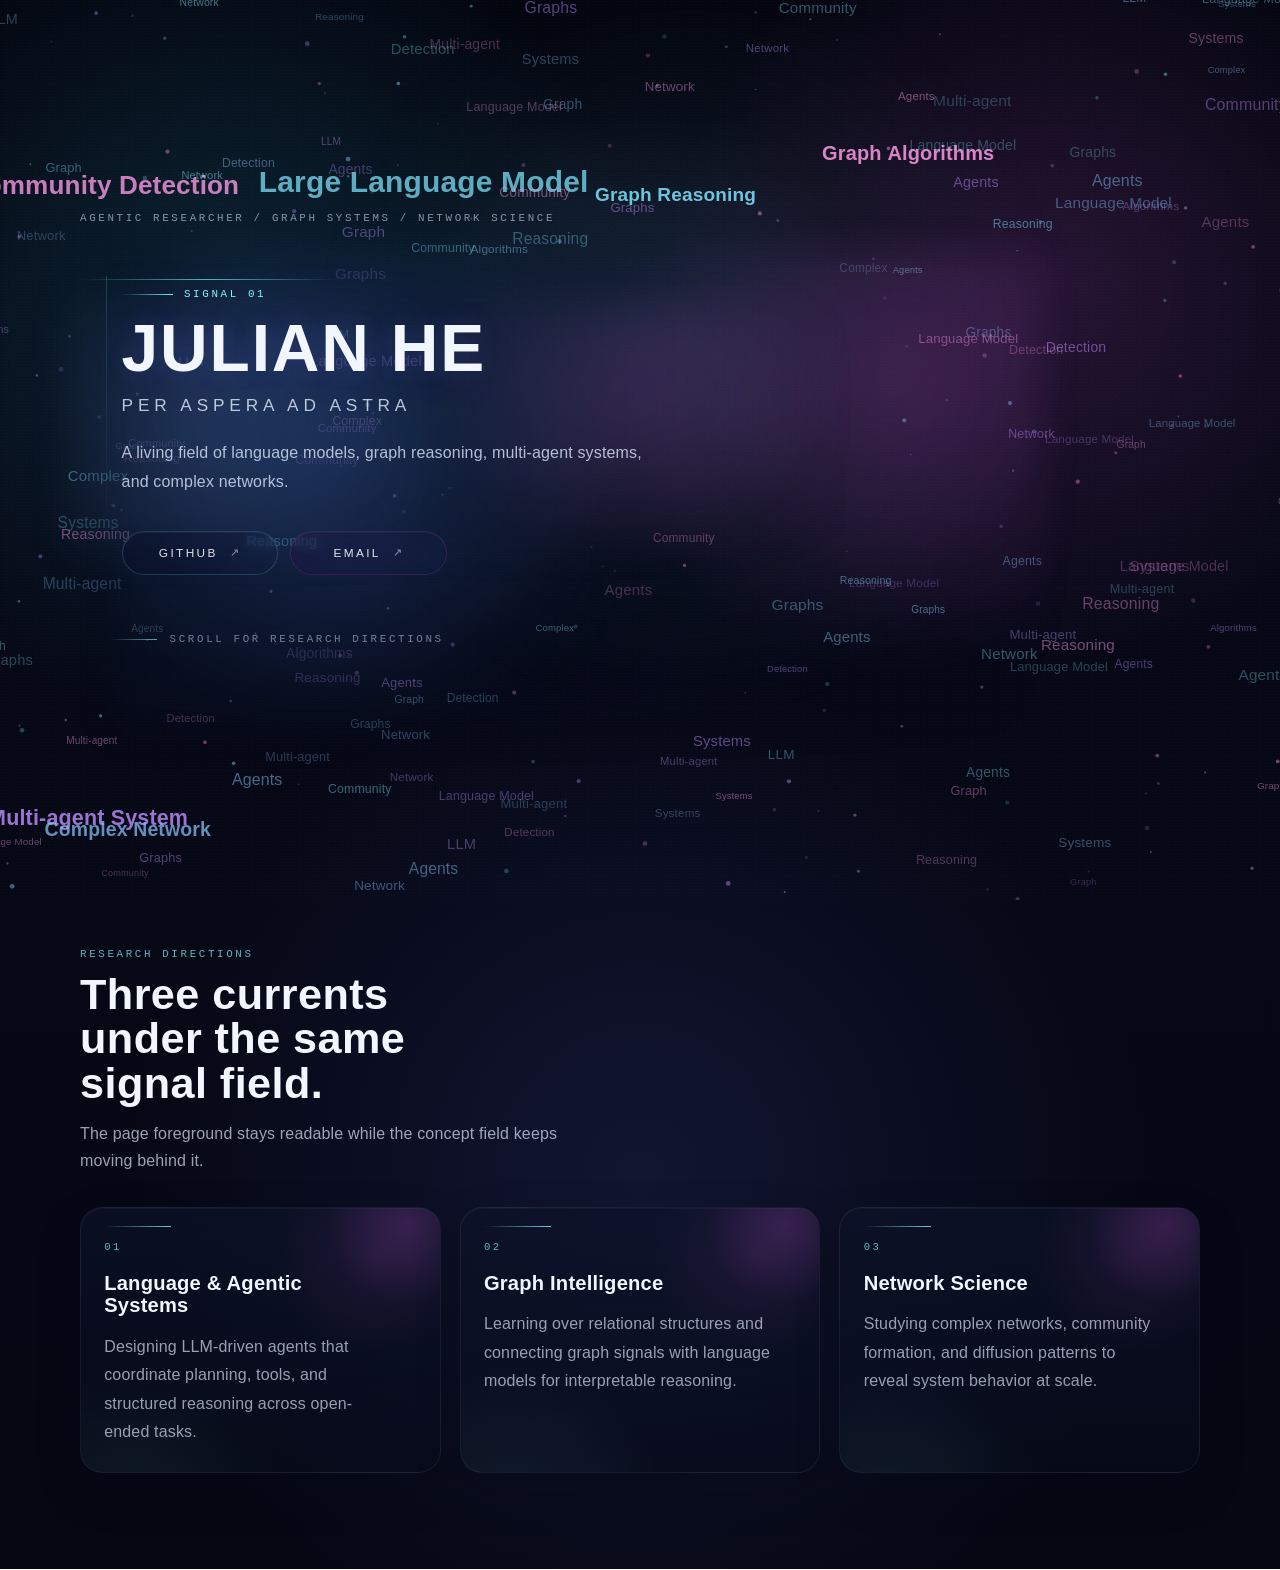
<file: index.html>
<!doctype html>
<html lang="en">
  <head>
    <meta charset="utf-8">
    <meta name="viewport" content="width=device-width, initial-scale=1">
    <meta name="theme-color" content="#060816">
    <meta
      name="description"
      content="Julian He explores large language models, graph intelligence, multi-agent systems, and network science."
    >
    <title>Julian He</title>
    <link rel="stylesheet" href="styles.css">
    <script defer src="main.js"></script>
  </head>
  <body>
    <div class="page-shell">
      <canvas id="hero-canvas" class="hero-canvas" aria-hidden="true"></canvas>
      <div class="grid-layer" aria-hidden="true"></div>
      <div class="noise-layer" aria-hidden="true"></div>

      <header class="hero">
        <div class="hero__frame">
          <p class="hero__eyebrow">Agentic Researcher / Graph Systems / Network Science</p>
          <div class="hero__intro">
            <span class="hero__index">Signal 01</span>
            <h1>Julian He</h1>
            <p class="hero__tagline">per aspera ad astra</p>
            <p class="hero__summary">
              A living field of language models, graph reasoning, multi-agent systems, and
              complex networks.
            </p>
            <div class="hero__actions">
              <a
                id="github-link"
                class="hero__action"
                href="https://github.com/HadesHecc"
                target="_blank"
                rel="noreferrer"
              >
                GitHub
              </a>
              <a id="email-link" class="hero__action hero__action--secondary" href="#" hidden>
                Email
              </a>
            </div>
          </div>
          <p class="hero__scrollcue">Scroll for research directions</p>
        </div>
      </header>

      <main class="content">
        <section class="research">
          <div class="section-heading">
            <p class="section-heading__kicker">Research Directions</p>
            <h2>Three currents under the same signal field.</h2>
            <p class="section-heading__body">
              The page foreground stays readable while the concept field keeps moving behind it.
            </p>
          </div>

          <div class="research-grid">
            <article class="card">
              <span class="card__index">01</span>
              <h3>Language &amp; Agentic Systems</h3>
              <p>
                Designing LLM-driven agents that coordinate planning, tools, and structured
                reasoning across open-ended tasks.
              </p>
            </article>

            <article class="card">
              <span class="card__index">02</span>
              <h3>Graph Intelligence</h3>
              <p>
                Learning over relational structures and connecting graph signals with language
                models for interpretable reasoning.
              </p>
            </article>

            <article class="card">
              <span class="card__index">03</span>
              <h3>Network Science</h3>
              <p>
                Studying complex networks, community formation, and diffusion patterns to reveal
                system behavior at scale.
              </p>
            </article>
          </div>
        </section>

      </main>
    </div>
  </body>
</html>
</file>
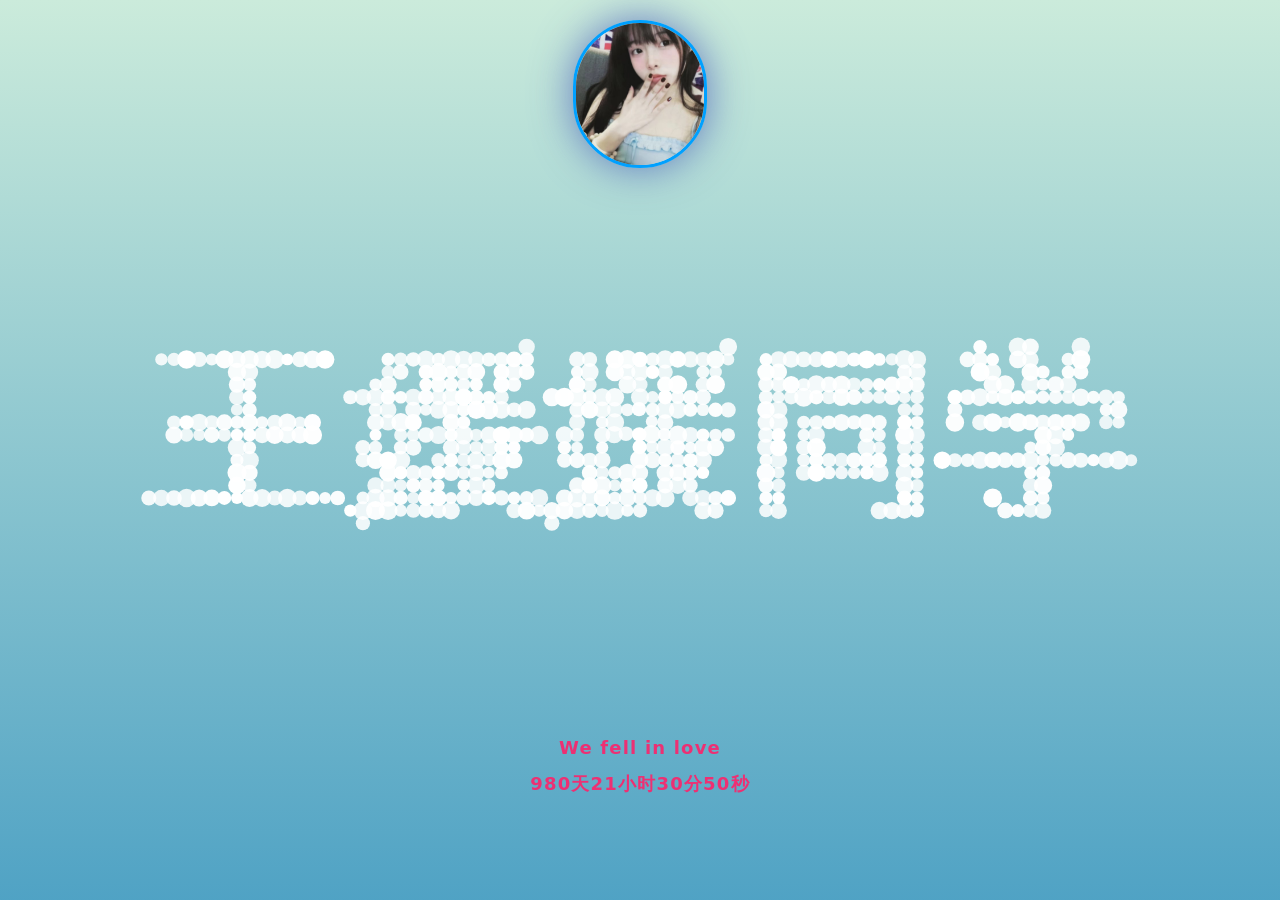
<file: show.html>
<!DOCTYPE html>
<html>

<head>
    <meta http-equiv="Content-Type" content="text/html; charset=UTF-8">
    <title>I Love You ❤️</title>
    <meta name="language" content="zh-CN">
    <meta name="github" content="https://github.com/sun0225SUN/Awesome-Love-Code">
    <meta name="describe" content="收集不易，您的star是我坚持的动力，同时也欢迎各位PR哦! ">
    <link rel="icon" type="image/x-icon" href="https://cdn.jsdelivr.net/gh/sun0225SUN/photos/img/20210715233345.png">
    <meta name="viewport" content="width=device-width, initial-scale=1.0">
    <meta name="viewport" content="width=device-width, initial-scale=1.0, maximum-scale=1.0, user-scalable=0">
    <style>
        html {
            height: 100%;
        }

        body {
            font-family: "Helvetica Neue", "Luxi Sans", "DejaVu Sans", Tahoma, "Hiragino Sans GB", "Microsoft Yahei", sans-serif;
            background: #79a8ae;
            color: #CFEBE4;
            font-size: 18px;
            line-height: 2;
            letter-spacing: 1.2px;
            margin: 0;
        }

        a {
            color: #ebf7f4;
        }

        .body--ready {
            background: -webkit-linear-gradient(top, rgb(203, 235, 219) 0%, rgb(55, 148, 192) 120%);
            background: -moz-linear-gradient(top, rgb(203, 235, 219) 0%, rgb(55, 148, 192) 120%);
            background: -o-linear-gradient(top, rgb(203, 235, 219) 0%, rgb(55, 148, 192) 120%);
            background: -ms-linear-gradient(top, rgb(203, 235, 219) 0%, rgb(55, 148, 192) 120%);
            background: linear-gradient(top, rgb(203, 235, 219) 0%, rgb(55, 148, 192) 120%);
        }

        .text {
            position: fixed;
            bottom: 100px;
            text-align: center;
            width: 100%;
        }

        .canvas {
            margin: 0 auto;
            display: block;
        }

        img#logo {
            width: 128px;
            background-size: cover;
            border-radius: 200px;
            box-shadow: 0px 0px 40px rgba(63, 81, 181, 0.72);
            border: 3px solid #00a0ff;
            opacity: 1;
            margin: 0 auto;
            margin-top: 20px;
            margin-bottom: 20px;
            transition: all 1.0s;
        }

        #logo:hover {
            box-shadow: 0 0 10px #fff;
            -webkit-box-shadow: 0 0 19px #fff;
            transform: rotate(360deg);
            -ms-transform: rotate(360deg);
            /* IE 9 */
            -moz-transform: rotate(360deg);
            /* Firefox */
            -webkit-transform: rotate(360deg);
            /* Safari 和 Chrome */
            -o-transform: rotate(360deg);
            /* Opera */
            filter: progid:DXImageTransform.Microsoft.BasicImage(rotation=3);
        }

        .cs {
            width: 100%;
            height: 100%;
            margin: 0 auto;
            position: absolute;
            text-align: center;
        }

        .text {
            position: fixed;
            bottom: 80px;
            text-align: center;
            width: 100%;
            font-weight: bold;
        }

        .text-right {
            position: fixed;
            bottom: 50px;
            text-align: right;
            width: 100%;
            font-weight: bold;
        }
    </style>

</head>

<body>
    <div class="cs">
        <img src="images/lover.jpg" id="logo">
    </div>
    <canvas class="canvas" width="1820" height="905"></canvas>
    <p class="text" style="color: #ed3073;">
        We fell in love
        <br />
        <span id="span_dt_dt"></span>
    </p>
    <script language="javascript">
        function show_date_time() {
            window.setTimeout("show_date_time()", 1000);
            BirthDay = new Date("3/28/2024 19:00:00");//这个日期是可以修改的
            today = new Date();
            timeold = (today.getTime() - BirthDay.getTime());
            sectimeold = timeold / 1000
            secondsold = Math.floor(sectimeold);
            msPerDay = 24 * 60 * 60 * 1000
            e_daysold = timeold / msPerDay
            daysold = Math.floor(e_daysold);
            e_hrsold = (e_daysold - daysold) * 24;
            hrsold = Math.floor(e_hrsold);
            e_minsold = (e_hrsold - hrsold) * 60;
            minsold = Math.floor((e_hrsold - hrsold) * 60);
            seconds = Math.floor((e_minsold - minsold) * 60);
            span_dt_dt.innerHTML = daysold + "天" + hrsold + "小时" + minsold + "分" + seconds + "秒";
        }

        show_date_time();
    </script>
    <script>
        var S = {
            init: function () {
                S.Drawing.init('.canvas');
                document.body.classList.add('body--ready');
                //想说的话
                S.UI.simulate("王媛媛同学||5 2 0||Nice|To|Meet You|#countdown 3|#time");
                S.Drawing.loop(function () {
                    S.Shape.render();
                });
            }
        };


        S.Drawing = (function () {
            var canvas,
                context,
                renderFn,
                requestFrame = window.requestAnimationFrame ||
                    window.webkitRequestAnimationFrame ||
                    window.mozRequestAnimationFrame ||
                    window.oRequestAnimationFrame ||
                    window.msRequestAnimationFrame ||
                    function (callback) {
                        window.setTimeout(callback, 1000 / 60);
                    };

            return {
                init: function (el) {
                    canvas = document.querySelector(el);
                    context = canvas.getContext('2d');
                    this.adjustCanvas();

                    window.addEventListener('resize', function (e) {
                        S.Drawing.adjustCanvas();
                    });
                },
                loop: function (fn) {
                    renderFn = !renderFn ? fn : renderFn;
                    this.clearFrame();
                    renderFn();
                    requestFrame.call(window, this.loop.bind(this));
                },
                adjustCanvas: function () {
                    canvas.width = window.innerWidth - 100;
                    canvas.height = window.innerHeight - 30;
                },
                clearFrame: function () {
                    context.clearRect(0, 0, canvas.width, canvas.height);
                },
                getArea: function () {
                    return { w: canvas.width, h: canvas.height };
                },
                drawCircle: function (p, c) {
                    context.fillStyle = c.render();
                    context.beginPath();
                    context.arc(p.x, p.y, p.z, 0, 2 * Math.PI, true);
                    context.closePath();
                    context.fill();
                }
            };
        }());


        S.UI = (function () {
            var interval,
                currentAction,
                time,
                maxShapeSize = 30,
                sequence = [],
                cmd = '#';

            function formatTime(date) {
                var h = date.getHours(),
                    m = date.getMinutes(),
                    m = m < 10 ? '0' + m : m;
                return h + ':' + m;
            }

            function getValue(value) {
                return value && value.split(' ')[1];
            }

            function getAction(value) {
                value = value && value.split(' ')[0];
                return value && value[0] === cmd && value.substring(1);
            }

            function timedAction(fn, delay, max, reverse) {
                clearInterval(interval);
                currentAction = reverse ? max : 1;
                fn(currentAction);

                if (!max || (!reverse && currentAction < max) || (reverse && currentAction > 0)) {
                    interval = setInterval(function () {
                        currentAction = reverse ? currentAction - 1 : currentAction + 1;
                        fn(currentAction);

                        if ((!reverse && max && currentAction === max) || (reverse && currentAction === 0)) {
                            clearInterval(interval);
                        }
                    }, delay);
                }
            }

            function performAction(value) {
                var action,
                    value,
                    current;

                sequence = typeof (value) === 'object' ? value : sequence.concat(value.split('|'));

                timedAction(function (index) {
                    current = sequence.shift();
                    action = getAction(current);
                    value = getValue(current);

                    switch (action) {
                        case 'countdown':
                            value = parseInt(value) || 10;
                            value = value > 0 ? value : 10;

                            timedAction(function (index) {
                                if (index === 0) {
                                    if (sequence.length === 0) {
                                        S.Shape.switchShape(S.ShapeBuilder.letter(''));
                                    } else {
                                        window.open('result.html', '_self');
                                        performAction(sequence);
                                    }
                                } else {
                                    S.Shape.switchShape(S.ShapeBuilder.letter(index), true);
                                }
                            }, 1000, value, true);
                            break;

                        case 'rectangle':
                            value = value && value.split('x');
                            value = (value && value.length === 2) ? value : [maxShapeSize, maxShapeSize / 2];

                            S.Shape.switchShape(S.ShapeBuilder.rectangle(Math.min(maxShapeSize, parseInt(value[0])), Math.min(maxShapeSize, parseInt(value[1]))));
                            break;

                        case 'circle':
                            value = parseInt(value) || maxShapeSize;
                            value = Math.min(value, maxShapeSize);
                            S.Shape.switchShape(S.ShapeBuilder.circle(value));
                            break;

                        case 'time':
                            var t = formatTime(new Date());

                            if (sequence.length > 0) {
                                S.Shape.switchShape(S.ShapeBuilder.letter(t));
                            } else {
                                timedAction(function () {
                                    t = formatTime(new Date());
                                    if (t !== time) {
                                        time = t;
                                        S.Shape.switchShape(S.ShapeBuilder.letter(time));
                                    }
                                }, 1000);
                            }
                            break;

                        default:
                            S.Shape.switchShape(S.ShapeBuilder.letter(current[0] === cmd ? 'HacPai' : current));
                    }
                }, 2000, sequence.length);
            }

            return {
                simulate: function (action) {
                    performAction(action);
                }
            };
        }());


        S.Point = function (args) {
            this.x = args.x;
            this.y = args.y;
            this.z = args.z;
            this.a = args.a;
            this.h = args.h;
        };


        S.Color = function (r, g, b, a) {
            this.r = r;
            this.g = g;
            this.b = b;
            this.a = a;
        };

        S.Color.prototype = {
            render: function () {
                return 'rgba(' + this.r + ',' + +this.g + ',' + this.b + ',' + this.a + ')';
            }
        };


        S.Dot = function (x, y) {
            this.p = new S.Point({
                x: x,
                y: y,
                z: 5,
                a: 1,
                h: 0
            });

            this.e = 0.07;
            this.s = true;

            this.c = new S.Color(255, 255, 255, this.p.a);

            this.t = this.clone();
            this.q = [];
        };

        S.Dot.prototype = {
            clone: function () {
                return new S.Point({
                    x: this.x,
                    y: this.y,
                    z: this.z,
                    a: this.a,
                    h: this.h
                });
            },
            _draw: function () {
                this.c.a = this.p.a;
                S.Drawing.drawCircle(this.p, this.c);
            },
            _moveTowards: function (n) {
                var details = this.distanceTo(n, true),
                    dx = details[0],
                    dy = details[1],
                    d = details[2],
                    e = this.e * d;

                if (this.p.h === -1) {
                    this.p.x = n.x;
                    this.p.y = n.y;
                    return true;
                }

                if (d > 1) {
                    this.p.x -= ((dx / d) * e);
                    this.p.y -= ((dy / d) * e);
                } else {
                    if (this.p.h > 0) {
                        this.p.h--;
                    } else {
                        return true;
                    }
                }

                return false;
            },
            _update: function () {
                if (this._moveTowards(this.t)) {
                    var p = this.q.shift();

                    if (p) {
                        this.t.x = p.x || this.p.x;
                        this.t.y = p.y || this.p.y;
                        this.t.z = p.z || this.p.z;
                        this.t.a = p.a || this.p.a;
                        this.p.h = p.h || 0;
                    } else {
                        if (this.s) {
                            this.p.x -= Math.sin(Math.random() * 3.142);
                            this.p.y -= Math.sin(Math.random() * 3.142);
                        } else {
                            this.move(new S.Point({
                                x: this.p.x + (Math.random() * 50) - 25,
                                y: this.p.y + (Math.random() * 50) - 25
                            }));
                        }
                    }
                }

                d = this.p.a - this.t.a;
                this.p.a = Math.max(0.1, this.p.a - (d * 0.05));
                d = this.p.z - this.t.z;
                this.p.z = Math.max(1, this.p.z - (d * 0.05));
            },
            distanceTo: function (n, details) {
                var dx = this.p.x - n.x,
                    dy = this.p.y - n.y,
                    d = Math.sqrt(dx * dx + dy * dy);

                return details ? [dx, dy, d] : d;
            },
            move: function (p, avoidStatic) {
                if (!avoidStatic || (avoidStatic && this.distanceTo(p) > 1)) {
                    this.q.push(p);
                }
            },
            render: function () {
                this._update();
                this._draw();
            }
        };


        S.ShapeBuilder = (function () {
            var gap = 13,
                shapeCanvas = document.createElement('canvas'),
                shapeContext = shapeCanvas.getContext('2d'),
                fontSize = 500,
                fontFamily = 'Avenir, Helvetica Neue, Helvetica, Arial, sans-serif';

            function fit() {
                shapeCanvas.width = Math.floor(window.innerWidth / gap) * gap;
                shapeCanvas.height = Math.floor(window.innerHeight / gap) * gap;
                shapeContext.fillStyle = 'red';
                shapeContext.textBaseline = 'middle';
                shapeContext.textAlign = 'center';
            }

            function processCanvas() {
                var pixels = shapeContext.getImageData(0, 0, shapeCanvas.width, shapeCanvas.height).data;
                dots = [],
                    pixels,
                    x = 0,
                    y = 0,
                    fx = shapeCanvas.width,
                    fy = shapeCanvas.height,
                    w = 0,
                    h = 0;

                for (var p = 0; p < pixels.length; p += (4 * gap)) {
                    if (pixels[p + 3] > 0) {
                        dots.push(new S.Point({
                            x: x,
                            y: y
                        }));

                        w = x > w ? x : w;
                        h = y > h ? y : h;
                        fx = x < fx ? x : fx;
                        fy = y < fy ? y : fy;
                    }

                    x += gap;

                    if (x >= shapeCanvas.width) {
                        x = 0;
                        y += gap;
                        p += gap * 4 * shapeCanvas.width;
                    }
                }

                return { dots: dots, w: w + fx, h: h + fy };
            }

            function setFontSize(s) {
                shapeContext.font = 'bold ' + s + 'px ' + fontFamily;
            }

            function isNumber(n) {
                return !isNaN(parseFloat(n)) && isFinite(n);
            }

            function init() {
                fit();
                window.addEventListener('resize', fit);
            }

            // Init
            init();

            return {
                imageFile: function (url, callback) {
                    var image = new Image(),
                        a = S.Drawing.getArea();

                    image.onload = function () {
                        shapeContext.clearRect(0, 0, shapeCanvas.width, shapeCanvas.height);
                        shapeContext.drawImage(this, 0, 0, a.h * 0.6, a.h * 0.6);
                        callback(processCanvas());
                    };

                    image.onerror = function () {
                        callback(S.ShapeBuilder.letter('What?'));
                    };

                    image.src = url;
                },
                circle: function (d) {
                    var r = Math.max(0, d) / 2;
                    shapeContext.clearRect(0, 0, shapeCanvas.width, shapeCanvas.height);
                    shapeContext.beginPath();
                    shapeContext.arc(r * gap, r * gap, r * gap, 0, 2 * Math.PI, false);
                    shapeContext.fill();
                    shapeContext.closePath();

                    return processCanvas();
                },
                letter: function (l) {
                    var s = 0;

                    setFontSize(fontSize);
                    s = Math.min(fontSize,
                        (shapeCanvas.width / shapeContext.measureText(l).width) * 0.8 * fontSize,
                        (shapeCanvas.height / fontSize) * (isNumber(l) ? 1 : 0.45) * fontSize);
                    setFontSize(s);

                    shapeContext.clearRect(0, 0, shapeCanvas.width, shapeCanvas.height);
                    shapeContext.fillText(l, shapeCanvas.width / 2, shapeCanvas.height / 2);

                    return processCanvas();
                },
                rectangle: function (w, h) {
                    var dots = [],
                        width = gap * w,
                        height = gap * h;

                    for (var y = 0; y < height; y += gap) {
                        for (var x = 0; x < width; x += gap) {
                            dots.push(new S.Point({
                                x: x,
                                y: y
                            }));
                        }
                    }

                    return { dots: dots, w: width, h: height };
                }
            };
        }());


        S.Shape = (function () {
            var dots = [],
                width = 0,
                height = 0,
                cx = 0,
                cy = 0;

            function compensate() {
                var a = S.Drawing.getArea();

                cx = a.w / 2 - width / 2;
                cy = a.h / 2 - height / 2;
            }

            return {
                shuffleIdle: function () {
                    var a = S.Drawing.getArea();

                    for (var d = 0; d < dots.length; d++) {
                        if (!dots[d].s) {
                            dots[d].move({
                                x: Math.random() * a.w,
                                y: Math.random() * a.h
                            });
                        }
                    }
                },
                switchShape: function (n, fast) {
                    var size,
                        a = S.Drawing.getArea();

                    width = n.w;
                    height = n.h;

                    compensate();

                    if (n.dots.length > dots.length) {
                        size = n.dots.length - dots.length;
                        for (var d = 1; d <= size; d++) {
                            dots.push(new S.Dot(a.w / 2, a.h / 2));
                        }
                    }

                    var d = 0,
                        i = 0;

                    while (n.dots.length > 0) {
                        i = Math.floor(Math.random() * n.dots.length);
                        dots[d].e = fast ? 0.25 : (dots[d].s ? 0.14 : 0.11);

                        if (dots[d].s) {
                            dots[d].move(new S.Point({
                                z: Math.random() * 20 + 10,
                                a: Math.random(),
                                h: 18
                            }));
                        } else {
                            dots[d].move(new S.Point({
                                z: Math.random() * 5 + 5,
                                h: fast ? 18 : 30
                            }));
                        }

                        dots[d].s = true;
                        dots[d].move(new S.Point({
                            x: n.dots[i].x + cx,
                            y: n.dots[i].y + cy,
                            a: 1,
                            z: 5,
                            h: 0
                        }));

                        n.dots = n.dots.slice(0, i).concat(n.dots.slice(i + 1));
                        d++;
                    }

                    for (var i = d; i < dots.length; i++) {
                        if (dots[i].s) {
                            dots[i].move(new S.Point({
                                z: Math.random() * 20 + 10,
                                a: Math.random(),
                                h: 20
                            }));

                            dots[i].s = false;
                            dots[i].e = 0.04;
                            dots[i].move(new S.Point({
                                x: Math.random() * a.w,
                                y: Math.random() * a.h,
                                a: 0.3, //.4
                                z: Math.random() * 4,
                                h: 0
                            }));
                        }
                    }
                },
                render: function () {
                    for (var d = 0; d < dots.length; d++) {
                        dots[d].render();
                    }
                }
            };
        }());
        S.init();
    </script>
</body>

</html>
</file>
<file: styles.css>
:root {
  --bg: #050816;
  --bg-soft: #0b1024;
  --panel: rgba(8, 14, 34, 0.7);
  --panel-strong: rgba(8, 14, 34, 0.88);
  --line: rgba(116, 144, 255, 0.16);
  --line-strong: rgba(139, 186, 255, 0.34);
  --text: #f2f6ff;
  --muted: rgba(227, 236, 255, 0.72);
  --cyan: #82f5ff;
  --cyan-strong: #38d9ff;
  --magenta: #f466ff;
  --violet: #9f7cff;
  --font-display: "Bahnschrift", "Arial Narrow", "Segoe UI", sans-serif;
  --font-body: "Aptos", "Segoe UI", "Helvetica Neue", sans-serif;
  --font-detail: "Consolas", "SFMono-Regular", monospace;
}

*,
*::before,
*::after {
  box-sizing: border-box;
}

html {
  scroll-behavior: smooth;
}

body {
  margin: 0;
  min-height: 100vh;
  background:
    radial-gradient(circle at 18% 20%, rgba(56, 217, 255, 0.14), transparent 26rem),
    radial-gradient(circle at 82% 18%, rgba(244, 102, 255, 0.14), transparent 24rem),
    radial-gradient(circle at 50% 75%, rgba(104, 122, 255, 0.12), transparent 32rem),
    linear-gradient(180deg, #03050f 0%, #060816 38%, #050713 100%);
  color: var(--text);
  font-family: var(--font-body);
  letter-spacing: 0.01em;
  overflow-x: hidden;
}

body::before,
body::after {
  content: "";
  position: fixed;
  inset: 0;
  pointer-events: none;
  z-index: -2;
}

body::before {
  background:
    radial-gradient(circle at 50% 36%, rgba(114, 158, 255, 0.12), transparent 14rem),
    radial-gradient(circle at 54% 38%, rgba(130, 245, 255, 0.08), transparent 24rem);
  filter: blur(8px);
}

body::after {
  background:
    linear-gradient(90deg, rgba(255, 255, 255, 0.014) 0 1px, transparent 1px 100%),
    linear-gradient(0deg, rgba(255, 255, 255, 0.01) 0 1px, transparent 1px 100%);
  background-size: 160px 160px;
  opacity: 0.35;
}

.page-shell {
  position: relative;
  isolation: isolate;
}

.hero-canvas,
.grid-layer,
.noise-layer {
  position: fixed;
  inset: 0;
  width: 100%;
  height: 100%;
  pointer-events: none;
}

.hero-canvas {
  z-index: -1;
}

.grid-layer {
  z-index: 0;
  background:
    linear-gradient(90deg, rgba(130, 245, 255, 0.04) 0 1px, transparent 1px 100%),
    linear-gradient(0deg, rgba(244, 102, 255, 0.035) 0 1px, transparent 1px 100%);
  background-size: 72px 72px;
  mask-image: radial-gradient(circle at 50% 35%, rgba(0, 0, 0, 0.85), transparent 70%);
  opacity: 0.42;
}

.noise-layer {
  z-index: 1;
  opacity: 0.07;
  background-image:
    radial-gradient(circle, rgba(255, 255, 255, 0.32) 0.4px, transparent 0.8px),
    radial-gradient(circle, rgba(255, 255, 255, 0.2) 0.6px, transparent 1px);
  background-position: 0 0, 24px 18px;
  background-size: 3px 3px, 7px 7px;
  mix-blend-mode: screen;
  animation: noise-drift 18s linear infinite;
}

.hero,
.content {
  position: relative;
  z-index: 2;
}

.hero {
  min-height: 100svh;
  display: grid;
  align-items: center;
  padding: 2rem 0 5rem;
}

.hero__frame,
.research {
  width: min(1120px, calc(100% - 3rem));
  margin: 0 auto;
}

.hero__frame {
  position: relative;
  padding-top: 1rem;
}

.hero__frame::before {
  content: "";
  position: absolute;
  left: 1.6rem;
  top: 5rem;
  bottom: 5.8rem;
  width: 1px;
  background: linear-gradient(180deg, rgba(130, 245, 255, 0.32), rgba(130, 245, 255, 0));
  opacity: 0.6;
}

.hero__frame::after {
  content: "";
  position: absolute;
  left: 2.4rem;
  top: 3.4rem;
  width: min(58rem, 82vw);
  height: min(30rem, 58vh);
  background:
    radial-gradient(circle at 24% 42%, rgba(80, 132, 255, 0.22), transparent 18rem),
    radial-gradient(circle at 84% 28%, rgba(244, 102, 255, 0.18), transparent 18rem),
    linear-gradient(110deg, rgba(8, 15, 37, 0.46), rgba(8, 15, 37, 0.08) 72%, transparent);
  filter: blur(20px);
  opacity: 0.92;
  z-index: -2;
  pointer-events: none;
}

.hero__intro {
  position: relative;
  isolation: isolate;
  width: min(900px, 100%);
  padding: clamp(1.5rem, 3vw, 2.4rem) clamp(1.5rem, 3.4vw, 2.6rem) 1.9rem;
}

.hero__intro::before {
  content: "";
  position: absolute;
  left: -0.6rem;
  top: 3.9rem;
  width: min(49rem, 72vw);
  height: min(15rem, 28vh);
  z-index: -1;
  background:
    radial-gradient(circle at 18% 48%, rgba(118, 160, 255, 0.2), transparent 38%),
    radial-gradient(circle at 72% 38%, rgba(244, 102, 255, 0.16), transparent 34%),
    linear-gradient(90deg, rgba(8, 13, 31, 0.34), rgba(8, 13, 31, 0));
  filter: blur(22px);
  opacity: 0.9;
}

.hero__intro::after {
  content: "";
  position: absolute;
  left: 0;
  top: 2.3rem;
  width: min(16rem, 48vw);
  height: 1px;
  background: linear-gradient(90deg, rgba(130, 245, 255, 0), rgba(130, 245, 255, 0.75), rgba(130, 245, 255, 0));
  opacity: 0.9;
}

.hero__eyebrow,
.hero__index,
.section-heading__kicker,
.card__index,
.hero__scrollcue {
  font-family: var(--font-detail);
  text-transform: uppercase;
  letter-spacing: 0.24em;
}

.hero__eyebrow {
  margin: 0 0 1.15rem;
  font-size: 0.68rem;
  color: rgba(214, 228, 255, 0.6);
}

.hero__index {
  display: inline-flex;
  align-items: center;
  gap: 0.7rem;
  margin-bottom: 1.1rem;
  color: var(--cyan);
  font-size: 0.68rem;
}

.hero__index::before {
  content: "";
  display: inline-block;
  width: 3.2rem;
  height: 1px;
  background: linear-gradient(90deg, rgba(130, 245, 255, 0), rgba(130, 245, 255, 0.95));
}

h1,
h2,
h3 {
  margin: 0;
  font-family: var(--font-display);
  font-weight: 700;
}

h1 {
  max-width: 100%;
  font-size: clamp(2.85rem, 5.15vw, 5.2rem);
  line-height: 0.92;
  letter-spacing: 0.028em;
  text-transform: uppercase;
  text-wrap: balance;
  white-space: nowrap;
  font-weight: 600;
  text-shadow:
    0 0 24px rgba(97, 142, 255, 0.15),
    0 0 60px rgba(244, 102, 255, 0.12);
}

.hero__tagline {
  margin: 1.05rem 0 0;
  font-size: clamp(0.96rem, 1.45vw, 1.08rem);
  letter-spacing: 0.28em;
  text-transform: uppercase;
  color: rgba(229, 238, 255, 0.8);
}

.hero__summary,
.section-heading__body,
.card p,
.config-note p {
  color: var(--muted);
  line-height: 1.72;
}

.hero__summary {
  width: min(34rem, 100%);
  margin: 1.35rem 0 0;
  font-size: 1rem;
  color: rgba(227, 236, 255, 0.78);
  line-height: 1.84;
}

.hero__actions {
  display: flex;
  flex-wrap: wrap;
  gap: 0.75rem;
  margin-top: 2.15rem;
}

.hero__action {
  position: relative;
  display: inline-flex;
  align-items: center;
  justify-content: center;
  min-width: 9.8rem;
  padding: 0.86rem 1.08rem;
  border: 1px solid rgba(130, 245, 255, 0.18);
  border-radius: 999px;
  background:
    linear-gradient(135deg, rgba(9, 16, 38, 0.52), rgba(9, 16, 38, 0.12)),
    rgba(9, 16, 38, 0.18);
  backdrop-filter: blur(4px);
  color: rgba(242, 246, 255, 0.92);
  text-decoration: none;
  text-transform: uppercase;
  letter-spacing: 0.2em;
  font-size: 0.74rem;
  clip-path: none;
  box-shadow: inset 0 1px 0 rgba(255, 255, 255, 0.04);
  transition:
    transform 180ms ease,
    border-color 180ms ease,
    box-shadow 180ms ease,
    color 180ms ease;
}

.hero__action:hover,
.hero__action:focus-visible {
  transform: translateY(-2px);
  border-color: rgba(130, 245, 255, 0.3);
  box-shadow:
    inset 0 1px 0 rgba(255, 255, 255, 0.05),
    0 14px 34px rgba(7, 12, 28, 0.2);
  color: var(--text);
}

.hero__action--secondary {
  border-color: rgba(244, 102, 255, 0.14);
  background:
    linear-gradient(135deg, rgba(31, 12, 45, 0.34), rgba(9, 16, 38, 0.1)),
    rgba(9, 16, 38, 0.16);
}

.hero__action::after {
  content: "↗";
  margin-left: 0.75rem;
  font-size: 0.68rem;
  opacity: 0.6;
}

.hero__scrollcue {
  margin-top: 1.75rem;
  padding-left: 1.8rem;
  display: inline-flex;
  align-items: center;
  gap: 0.8rem;
  font-size: 0.68rem;
  color: rgba(214, 228, 255, 0.52);
}

.hero__scrollcue::before {
  content: "";
  width: 3rem;
  height: 1px;
  background: linear-gradient(90deg, rgba(130, 245, 255, 0), rgba(130, 245, 255, 0.65));
}

.content {
  padding-bottom: 4rem;
}

.research {
  padding: 3rem 0 2rem;
}

.section-heading {
  width: min(42rem, 100%);
  margin: 0 0 2rem;
}

.section-heading__kicker {
  margin: 0 0 0.75rem;
  font-size: 0.68rem;
  color: rgba(130, 245, 255, 0.72);
}

.section-heading h2 {
  max-width: 16ch;
  font-size: clamp(1.85rem, 4vw, 2.7rem);
  line-height: 1.03;
  text-transform: none;
  letter-spacing: 0.01em;
  font-weight: 600;
}

.section-heading__body {
  margin: 0.9rem 0 0;
  max-width: 31rem;
  color: rgba(227, 236, 255, 0.68);
}

.research-grid {
  display: grid;
  grid-template-columns: repeat(3, minmax(0, 1fr));
  gap: 1.2rem;
}

.card {
  position: relative;
  min-height: 16.5rem;
  padding: 1.45rem 1.45rem 1.6rem;
  border: 1px solid rgba(255, 255, 255, 0.06);
  background:
    radial-gradient(circle at 82% 18%, rgba(244, 102, 255, 0.08), transparent 28%),
    radial-gradient(circle at 14% 120%, rgba(130, 245, 255, 0.08), transparent 36%),
    linear-gradient(180deg, rgba(12, 18, 40, 0.72), rgba(8, 12, 28, 0.52));
  box-shadow:
    inset 0 1px 0 rgba(255, 255, 255, 0.03),
    0 18px 44px rgba(4, 8, 24, 0.22);
  border-radius: 1.4rem;
  backdrop-filter: blur(10px);
  overflow: hidden;
  transition:
    transform 180ms ease,
    border-color 180ms ease,
    box-shadow 180ms ease;
}

.card::before,
.card::after {
  content: "";
  position: absolute;
  pointer-events: none;
}

.card::before {
  inset: 1.15rem auto auto 1.45rem;
  width: 4.2rem;
  height: 1px;
  background: linear-gradient(90deg, rgba(130, 245, 255, 0), rgba(130, 245, 255, 0.82));
}

.card::after {
  top: -4rem;
  right: -3rem;
  width: 10rem;
  height: 10rem;
  border-radius: 50%;
  background: radial-gradient(circle, rgba(244, 102, 255, 0.15), transparent 70%);
}

.card__index {
  display: inline-block;
  margin: 0.6rem 0 1.2rem;
  font-size: 0.66rem;
  color: rgba(130, 245, 255, 0.72);
}

.card h3 {
  max-width: 13rem;
  font-size: 1.26rem;
  line-height: 1.12;
  text-transform: none;
  letter-spacing: 0.01em;
  font-weight: 600;
}

.card p {
  margin: 1rem 0 0;
  max-width: 18rem;
  color: rgba(227, 236, 255, 0.66);
  line-height: 1.78;
}

.card:hover {
  transform: translateY(-4px);
  border-color: rgba(130, 245, 255, 0.14);
  box-shadow:
    inset 0 1px 0 rgba(255, 255, 255, 0.04),
    0 24px 56px rgba(4, 8, 24, 0.26);
}

.config-note {
  width: min(1120px, calc(100% - 3rem));
  margin: 1rem auto 0;
}

.config-note p {
  margin: 0;
  padding: 1rem 1.1rem;
  border: 1px solid rgba(244, 102, 255, 0.16);
  background: rgba(8, 14, 34, 0.62);
  font-size: 0.92rem;
}

.config-note code {
  font-family: "Consolas", "SFMono-Regular", monospace;
  color: var(--text);
}

@keyframes noise-drift {
  from {
    transform: translate3d(0, 0, 0);
  }

  50% {
    transform: translate3d(-1.25%, 1%, 0);
  }

  to {
    transform: translate3d(1%, -1.25%, 0);
  }
}

@media (max-width: 960px) {
  .hero {
    padding-bottom: 4rem;
  }

  .research-grid {
    grid-template-columns: 1fr;
  }

  .card {
    min-height: auto;
  }
}

@media (max-width: 700px) {
  body::after {
    background-size: 92px 92px;
    opacity: 0.2;
  }

  .hero__frame,
  .research,
  .config-note {
    width: min(100% - 1.5rem, 1120px);
  }

  .hero {
    min-height: 100svh;
    padding-top: 1.2rem;
  }

  .hero__intro {
    width: 100%;
    padding: 1.15rem 1rem 1.3rem;
  }

  .hero__frame::before {
    display: none;
  }

  .hero__frame::after {
    left: 0.3rem;
    top: 2.6rem;
    width: calc(100% - 0.6rem);
    height: 19rem;
    filter: blur(24px);
  }

  .hero__intro::before {
    left: -0.2rem;
    top: 3.1rem;
    width: calc(100% + 0.4rem);
    height: 11rem;
  }

  .hero__intro::after {
    left: 0;
    top: 1.75rem;
  }

  .hero__eyebrow,
  .hero__tagline,
  .hero__index,
  .hero__scrollcue,
  .section-heading__kicker {
    letter-spacing: 0.18em;
  }

  .hero__tagline {
    font-size: 0.9rem;
  }

  h1 {
    white-space: normal;
  }

  .hero__summary {
    font-size: 0.94rem;
  }

  .hero__scrollcue {
    padding-left: 0;
  }

  .hero__actions {
    gap: 0.7rem;
  }

  .hero__action {
    flex: 1 1 100%;
    min-width: 0;
  }

  .section-heading h2 {
    line-height: 1;
  }
}

@media (prefers-reduced-motion: reduce) {
  html {
    scroll-behavior: auto;
  }

  .noise-layer {
    animation: none;
  }

  .hero__action {
    transition: none;
  }
}
</file>
